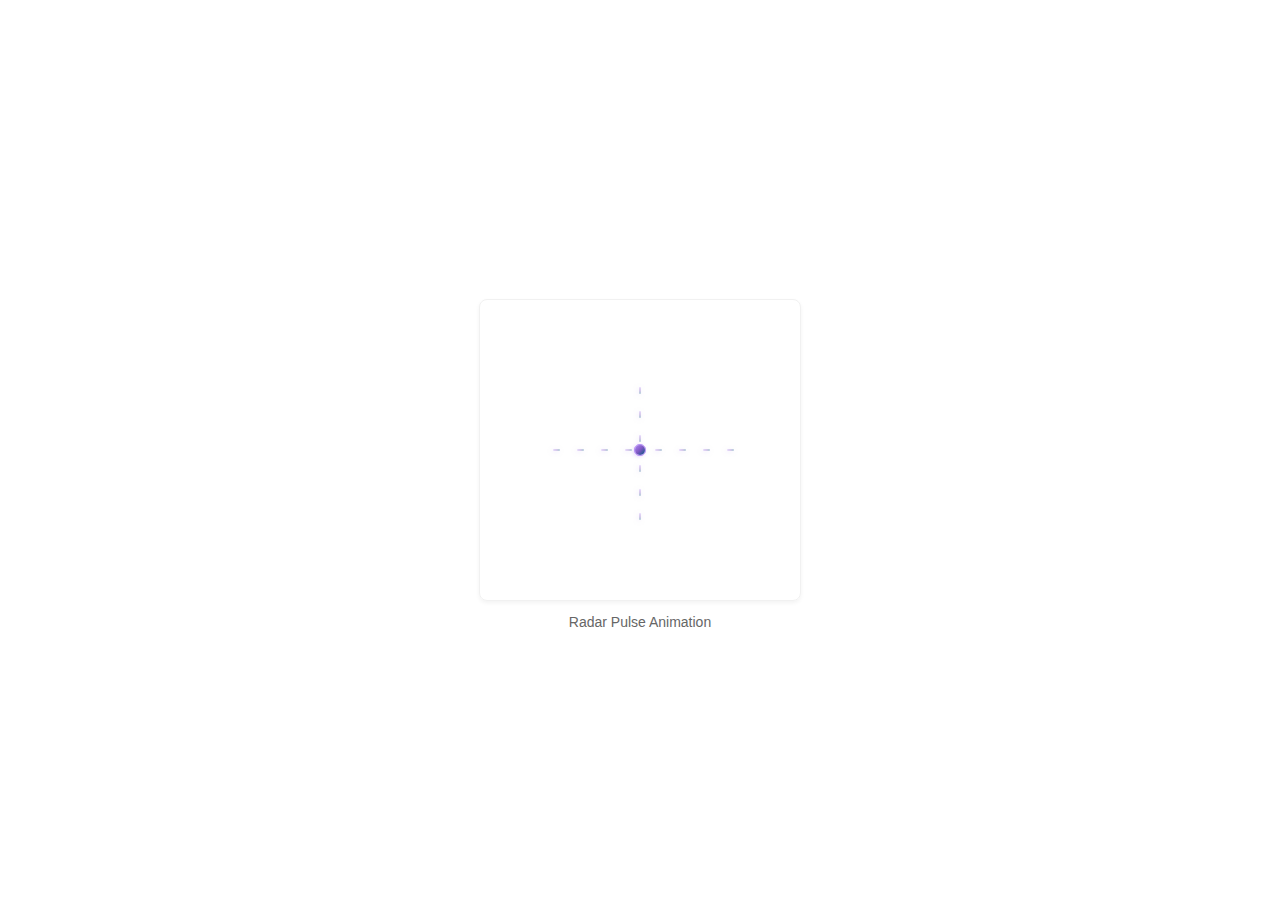
<file: Animated Radial Design-importent/index.html>
<!DOCTYPE html>
<html lang="en">
<head>
  <meta charset="UTF-8">
  <meta name="viewport" content="width=device-width, initial-scale=1.0">
  <title>Animated Radial Design</title>
  <link rel="stylesheet" href="./main.css">
</head>
<body>
  <div class="container">
    <!-- Ripple effect circles -->
    <div class="ripple"></div>
    <div class="ripple ripple-2"></div>
    <div class="ripple ripple-3"></div>
    
    <!-- Central dot -->
    <div class="center-dot"></div>
    
    <!-- Vertical lines (top) -->
    <div class="line line-vertical line-v-1"></div>
    <div class="line line-vertical line-v-2"></div>
    <div class="line line-vertical line-v-3"></div>
    
    <!-- Vertical lines (bottom) -->
    <div class="line line-vertical line-v-4"></div>
    <div class="line line-vertical line-v-5"></div>
    <div class="line line-vertical line-v-6"></div>
    
    <!-- Horizontal lines (left) -->
    <div class="line line-horizontal line-h-1"></div>
    <div class="line line-horizontal line-h-2"></div>
    <div class="line line-horizontal line-h-3"></div>
    <div class="line line-horizontal line-h-4"></div>
    
    <!-- Horizontal lines (right) -->
    <div class="line line-horizontal line-h-5"></div>
    <div class="line line-horizontal line-h-6"></div>
    <div class="line line-horizontal line-h-7"></div>
    <div class="line line-horizontal line-h-8"></div>
    
    <div class="title">Radar Pulse Animation</div>
  </div>
</body>
</html>
</file>
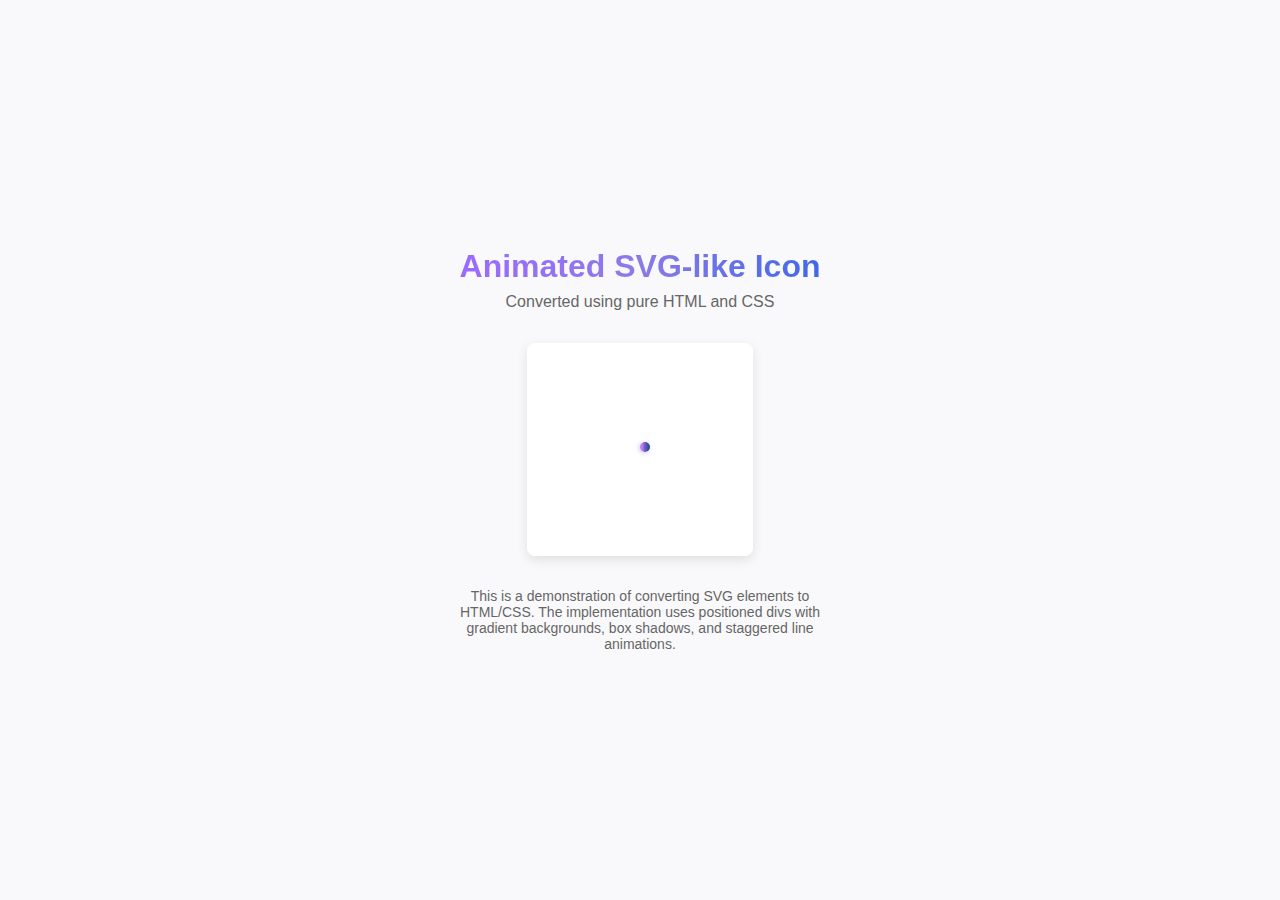
<file: Animated SVG-like Icon-importent/index.html>
<!DOCTYPE html>
<html lang="en">
    <head>
        <meta charset="UTF-8">
        <meta name="viewport" content="width=device-width, initial-scale=1.0">
        <title>Animated Icon</title>
        <link rel="stylesheet" href="./main.css">
    </head>
    <body>
        <div class="container">
            <h1 class="title">Animated SVG-like Icon</h1>
            <p class="subtitle">Converted using pure HTML and CSS</p>

            <div class="icon-wrapper">
                <div class="icon-container">
                    <div class="center-circle"></div>

                    <!-- Vertical lines -->
                    <div class="line line-vertical" style="top: 52px;"></div>
                    <div class="line line-vertical" style="top: 88px;"></div>
                    <div class="line line-vertical" style="top: 112px;"></div>
                    <div class="line line-vertical" style="top: 136px;"></div>
                    <div class="line line-vertical" style="top: 28px;"></div>
                    <div class="line line-vertical" style="top: 4px;"></div>

                    <!-- Horizontal lines -->
                    <div class="line line-horizontal" style="left: 103px;"></div>
                    <div class="line line-horizontal" style="left: 55px;"></div>
                    <div class="line line-horizontal" style="left: 31px;"></div>
                    <div class="line line-horizontal" style="left: 6px;"></div>
                    <div class="line line-horizontal" style="left: 127px;"></div>
                    <div class="line line-horizontal" style="left: 151px;"></div>
                </div>
            </div>

            <div class="description">
                <p>
                    This is a demonstration of converting SVG elements to HTML/CSS. 
                    The implementation uses positioned divs with gradient backgrounds, 
                    box shadows, and staggered line animations.
                </p>
            </div>
        </div>
    </body>
</html>
</file>
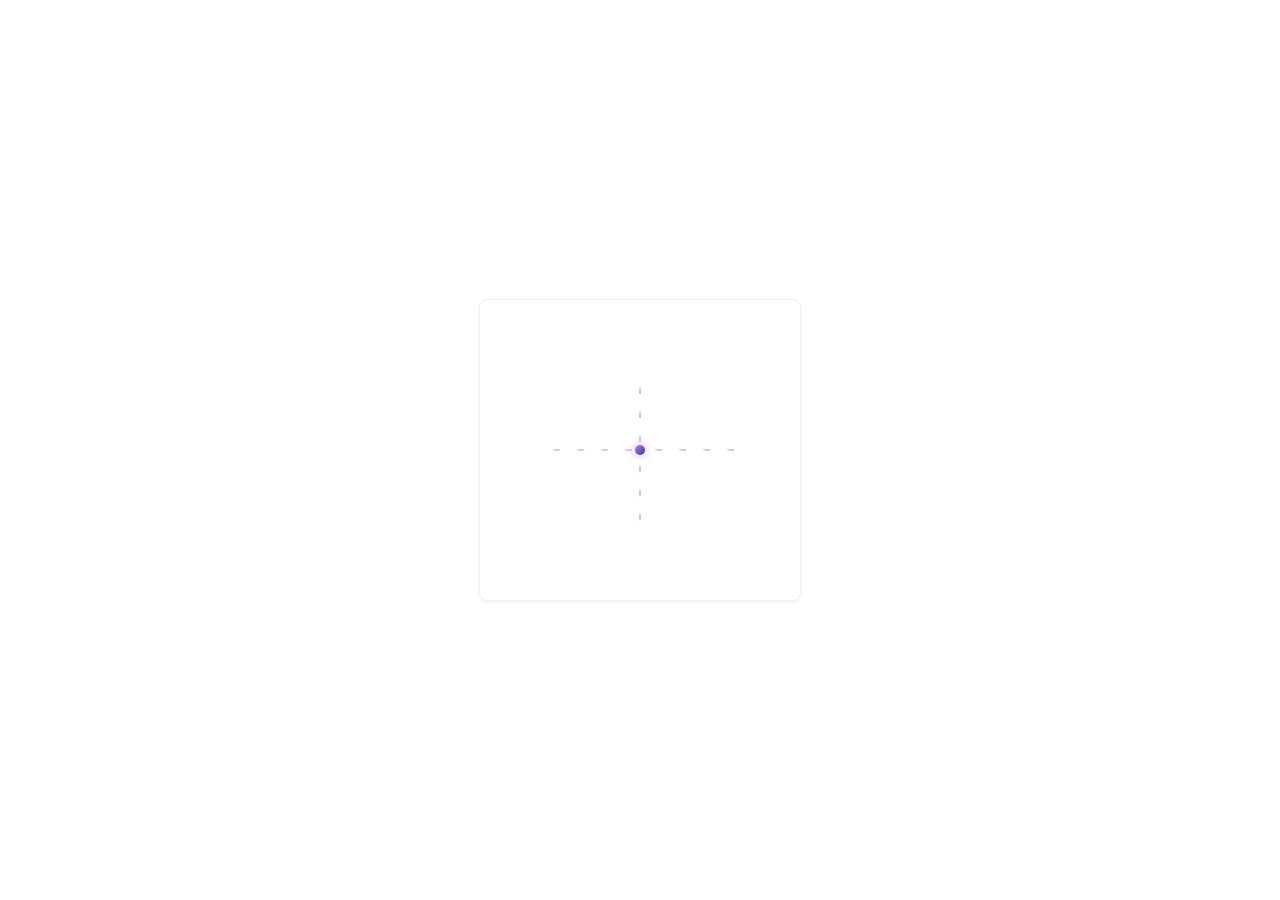
<file: Digital Circuit Animation-importent/index.html>
<!DOCTYPE html>
<html lang="en">
<head>
  <meta charset="UTF-8">
  <meta name="viewport" content="width=device-width, initial-scale=1.0">
  <title>Digital Circuit Animation</title>
  <link rel="stylesheet" href="./main.css">
</head>
<body>
  <div class="container">
    <!-- Digital circuit overload effect -->
    <div class="overload"></div>
    
    <!-- Digital particles -->
    <div class="particle particle-1"></div>
    <div class="particle particle-2"></div>
    <div class="particle particle-3"></div>
    <div class="particle particle-4"></div>
    
    <!-- Central dot -->
    <div class="center-dot"></div>
    
    <!-- Vertical lines (top) -->
    <div class="line line-vertical line-v-1"></div>
    <div class="line line-vertical line-v-2"></div>
    <div class="line line-vertical line-v-3"></div>
    
    <!-- Vertical lines (bottom) -->
    <div class="line line-vertical line-v-4"></div>
    <div class="line line-vertical line-v-5"></div>
    <div class="line line-vertical line-v-6"></div>
    
    <!-- Horizontal lines (left) -->
    <div class="line line-horizontal line-h-1"></div>
    <div class="line line-horizontal line-h-2"></div>
    <div class="line line-horizontal line-h-3"></div>
    <div class="line line-horizontal line-h-4"></div>
    
    <!-- Horizontal lines (right) -->
    <div class="line line-horizontal line-h-5"></div>
    <div class="line line-horizontal line-h-6"></div>
    <div class="line line-horizontal line-h-7"></div>
    <div class="line line-horizontal line-h-8"></div>
    
    <div class="title">Digital Circuit Animation</div>
  </div>
</body>
</html>
</file>
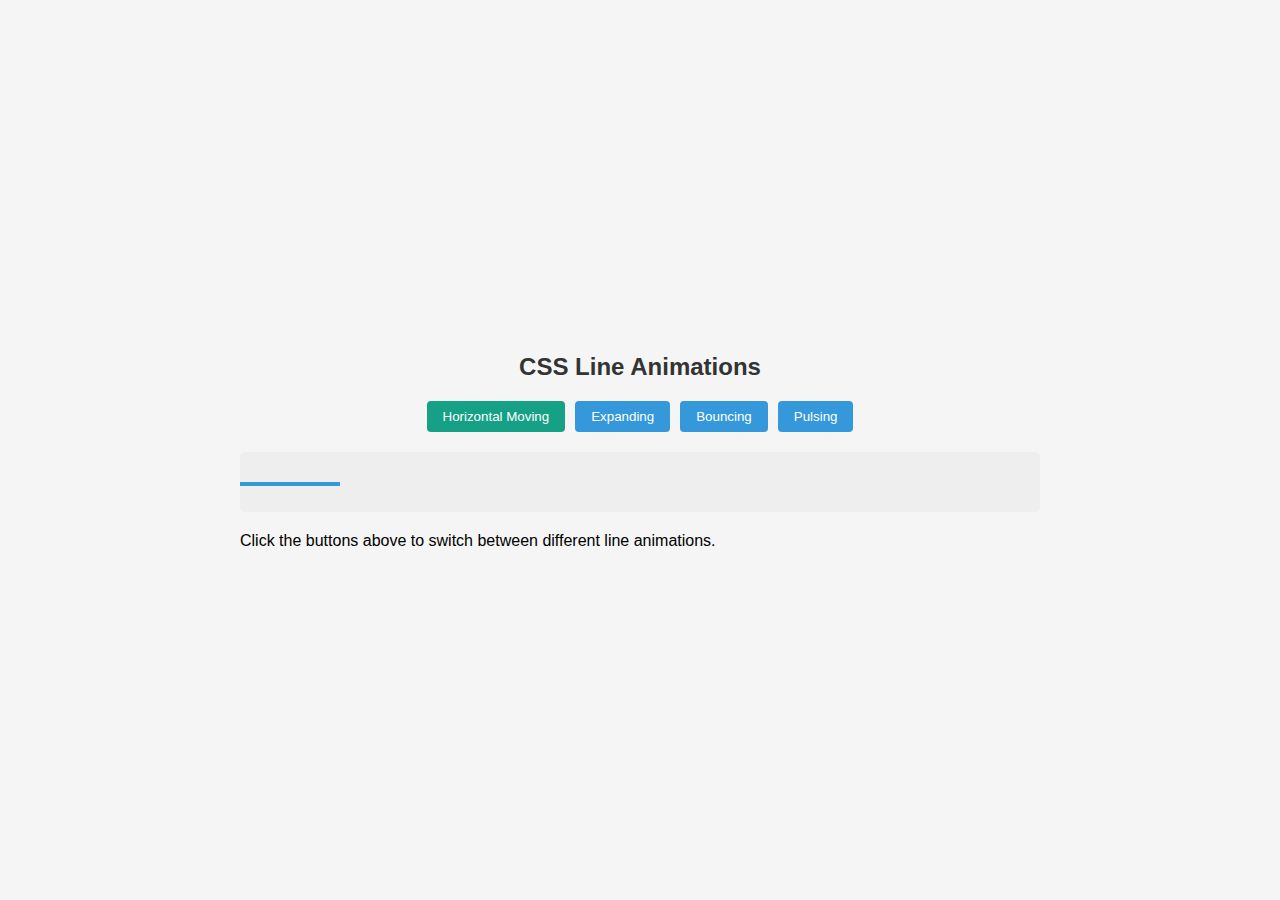
<file: Horizontal-Expanding-Bouncing-Pulsing-moving-line-animation/index.html>
<!DOCTYPE html>
<html lang="en">
<head>
  <meta charset="UTF-8">
  <meta name="viewport" content="width=device-width, initial-scale=1.0">
  <title>Moving Line Animation</title>
  <link rel="stylesheet" href="./main.css">
</head>
<body>
  <div class="container">
    <h2>CSS Line Animations</h2>
    
    <div class="controls">
      <button id="btn-horizontal" class="active">Horizontal Moving</button>
      <button id="btn-expanding">Expanding</button>
      <button id="btn-bouncing">Bouncing</button>
      <button id="btn-pulsing">Pulsing</button>
    </div>

    <div class="animation-wrapper">
      <div id="horizontal" class="animation-container active">
        <div class="line-horizontal"></div>
      </div>
      
      <div id="expanding" class="animation-container">
        <div class="line-expanding"></div>
      </div>
      
      <div id="bouncing" class="animation-container">
        <div class="line-bouncing"></div>
      </div>
      
      <div id="pulsing" class="animation-container">
        <div class="line-pulsing"></div>
      </div>
    </div>
    
    <p>Click the buttons above to switch between different line animations.</p>
  </div>

  <script>
    const buttons = document.querySelectorAll('button');
    const animations = document.querySelectorAll('.animation-container');
    
    buttons.forEach(button => {
      button.addEventListener('click', () => {
        // Remove active class from all buttons and animations
        buttons.forEach(btn => btn.classList.remove('active'));
        animations.forEach(anim => anim.classList.remove('active'));
        
        // Add active class to clicked button
        button.classList.add('active');
        
        // Get the ID from the button ID
        const animationId = button.id.replace('btn-', '');
        
        // Add active class to corresponding animation
        document.getElementById(animationId).classList.add('active');
      });
    });
  </script>
</body>
</html>
</file>
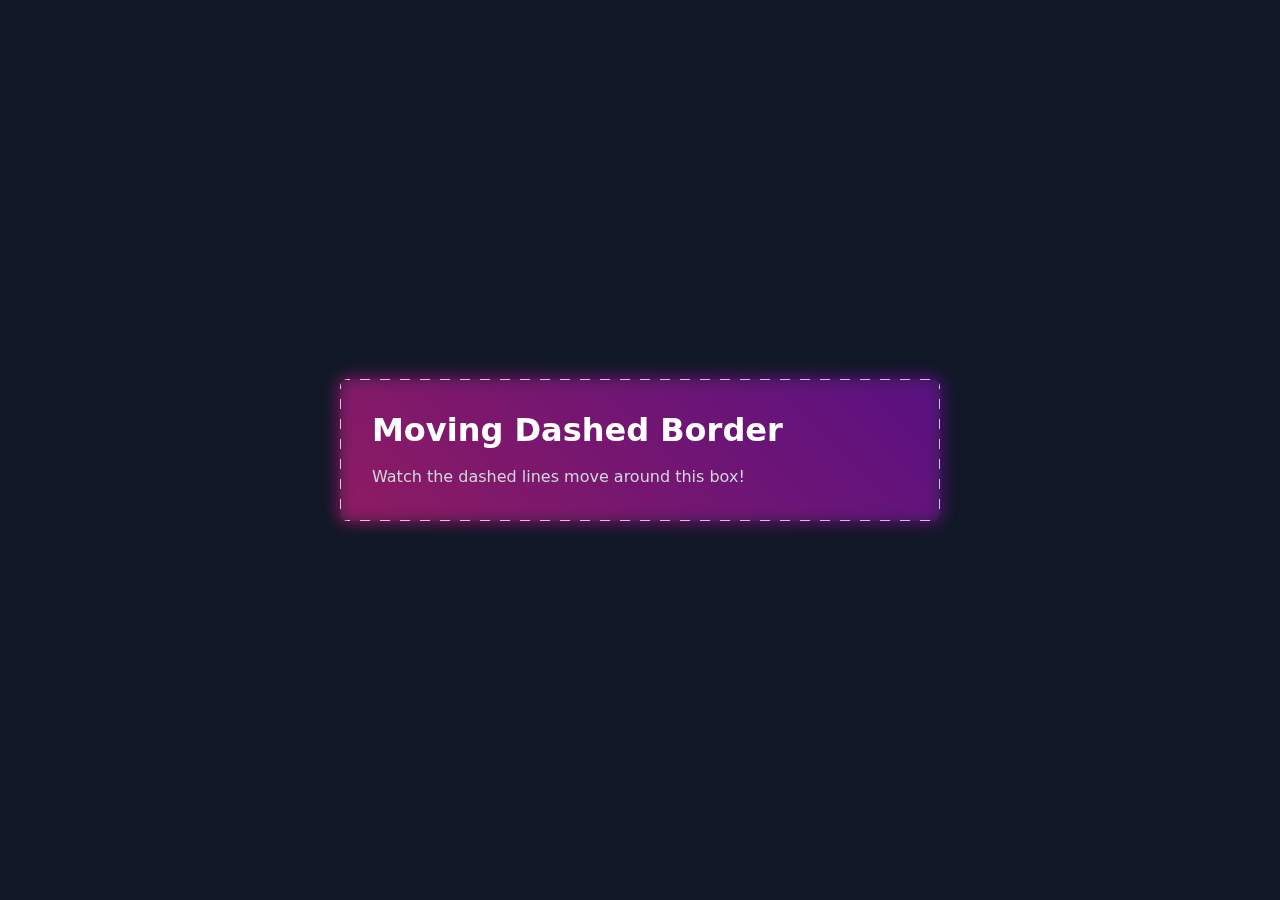
<file: Moving Dashed Border/index.html>
<!DOCTYPE html>
<html lang="en">
<head>
  <meta charset="UTF-8">
  <meta name="viewport" content="width=device-width, initial-scale=1.0">
  <title>Moving Dashed Line Animation</title>
  <link rel="stylesheet" href="./main.css">
</head>
<body>
  <div class="container">
    <h1>Moving Dashed Border</h1>
    <p>Watch the dashed lines move around this box!</p>
  </div>
</body>
</html>
</file>
<file: Animated Radial Design-importent/main.css>
body {
    margin: 0;
    padding: 0;
    display: flex;
    justify-content: center;
    align-items: center;
    min-height: 100vh;
    background-color: white;
    font-family: -apple-system, BlinkMacSystemFont, 'Segoe UI', Roboto, Oxygen, Ubuntu, Cantarell, 'Open Sans', 'Helvetica Neue', sans-serif;
}

.container {
    position: relative;
    width: 320px;
    height: 300px;
    border: 1px solid #f1f1f1;
    border-radius: 8px;
    box-shadow: 0 2px 4px rgba(0, 0, 0, 0.05);
}

/* Central dot */
.center-dot {
    position: absolute;
    left: 50%;
    top: 50%;
    width: 10px;
    height: 10px;
    margin-left: -5px;
    margin-top: -5px;
    border-radius: 50%;
    background: linear-gradient(to bottom right, #B085F5, #7E57C2, #00557F);
    box-shadow: -1px 1px 4px rgba(176, 133, 245, 0.5);
    z-index: 10;
    animation: pulse 2s infinite;
}

@keyframes pulse {
    0% {
        box-shadow: 0 0 0 0 rgba(176, 133, 245, 0.7);
    }
    70% {
        box-shadow: 0 0 0 10px rgba(176, 133, 245, 0);
    }
    100% {
        box-shadow: 0 0 0 0 rgba(176, 133, 245, 0);
    }
}

/* Base styles for all lines */
.line {
    position: absolute;
    border-radius: 999px;
    box-shadow: -1px 1px 4px rgba(176, 133, 245, 0.5);
    opacity: 0.3;
    transition: opacity 0.3s ease;
}

/* Vertical lines */
.line-vertical {
    left: 50%;
    margin-left: -1px;
    width: 2px;
    height: 7px;
    background: linear-gradient(to bottom, #B085F5, #7E57C2, #00557F);
}

/* Horizontal lines */
.line-horizontal {
    top: 50%;
    margin-top: -1px;
    height: 2px;
    width: 7px;
    background: linear-gradient(to right, #B085F5, #7E57C2, #00557F);
}

/* Vertical line positions (top) */
.line-v-1 { top: calc(50% - 15px); }
.line-v-2 { top: calc(50% - 39px); }
.line-v-3 { top: calc(50% - 63px); }

/* Vertical line positions (bottom) */
.line-v-4 { top: calc(50% + 15px); }
.line-v-5 { top: calc(50% + 39px); }
.line-v-6 { top: calc(50% + 63px); }

/* Horizontal line positions (left) */
.line-h-1 { left: calc(50% - 15px); }
.line-h-2 { left: calc(50% - 39px); }
.line-h-3 { left: calc(50% - 63px); }
.line-h-4 { left: calc(50% - 87px); }

/* Horizontal line positions (right) */
.line-h-5 { left: calc(50% + 15px); }
.line-h-6 { left: calc(50% + 39px); }
.line-h-7 { left: calc(50% + 63px); }
.line-h-8 { left: calc(50% + 87px); }

/* Radar sweep animation */
@keyframes glow {
    0%, 100% {
        opacity: 0.3;
        filter: brightness(1);
    }
    50% {
        opacity: 1;
        filter: brightness(1.5);
        box-shadow: 0 0 8px rgba(176, 133, 245, 0.8);
    }
}

/* Apply animations with sequential timing to create a radar effect */
.line-v-1, .line-h-1, .line-h-5 { animation: glow 4s infinite 0.0s; }
.line-v-4, .line-h-2, .line-h-6 { animation: glow 4s infinite 0.2s; }
.line-v-2, .line-h-3, .line-h-7 { animation: glow 4s infinite 0.4s; }
.line-v-5, .line-h-4, .line-h-8 { animation: glow 4s infinite 0.6s; }
.line-v-3 { animation: glow 4s infinite 0.8s; }
.line-v-6 { animation: glow 4s infinite 1.0s; }

/* Ripple effect from center */
.ripple {
    position: absolute;
    left: 50%;
    top: 50%;
    transform: translate(-50%, -50%);
    width: 10px;
    height: 10px;
    border-radius: 50%;
    background: transparent;
    border: 1px solid rgba(176, 133, 245, 0.5);
    animation: ripple 4s linear infinite;
}

.ripple-2 {
    animation-delay: 1s;
}

.ripple-3 {
    animation-delay: 2s;
}

@keyframes ripple {
    0% {
        width: 0;
        height: 0;
        opacity: 0.8;
    }
    100% {
        width: 200px;
        height: 200px;
        opacity: 0;
    }
}

.title {
    position: absolute;
    bottom: -30px;
    left: 0;
    right: 0;
    text-align: center;
    font-size: 14px;
    color: #666;
}
</file>
<file: Animated SVG-like Icon-importent/main.css>
* {
    box-sizing: border-box;
    margin: 0;
    padding: 0;
}

body {
    font-family: -apple-system, BlinkMacSystemFont, 'Segoe UI', Roboto, Oxygen, Ubuntu, Cantarell, 'Open Sans', 'Helvetica Neue', sans-serif;
    min-height: 100vh;
    display: flex;
    align-items: center;
    justify-content: center;
    background-color: #f9f9fb;
}

.container {
    display: flex;
    flex-direction: column;
    align-items: center;
    justify-content: center;
    text-align: center;
    max-width: 600px;
    padding: 2rem;
}

.title {
    font-size: 2rem;
    font-weight: bold;
    margin-bottom: 0.5rem;
    background: linear-gradient(to right, #9b6bff, #8c7ae6, #4069e5);
    -webkit-background-clip: text;
    background-clip: text;
    color: transparent;
}

.subtitle {
    color: #666;
    margin-bottom: 2rem;
}

.icon-wrapper {
    background-color: #fff;
    padding: 2rem;
    border-radius: 8px;
    box-shadow: 0 4px 12px rgba(0, 0, 0, 0.1);
    margin-bottom: 2rem;
}

.icon-container {
    position: relative;
    width: 162px;
    height: 149px;
    margin: 0 auto;
}

.center-circle {
    position: absolute;
    width: 10px;
    height: 10px;
    left: 81px;
    top: 67px;
    border-radius: 50%;
    background: linear-gradient(to right, #B085F5 23.11%, #7E57C2 47.95%, #00557F 100%);
    box-shadow: -1px 1px 4px rgba(176, 133, 245, 0.5);
    animation: pulse 2s infinite ease-in-out;
}

@keyframes pulse {
    0% {
        transform: scale(1);
        box-shadow: -1px 1px 4px rgba(176, 133, 245, 0.5);
    }
    50% {
        transform: scale(1.2);
        box-shadow: -1px 1px 6px rgba(176, 133, 245, 0.7);
    }
    100% {
        transform: scale(1);
        box-shadow: -1px 1px 4px rgba(176, 133, 245, 0.5);
    }
}

.line {
    position: absolute;
    background: linear-gradient(to right, #B085F5 23.11%, #7E57C2 47.95%, #00557F 100%);
    box-shadow: -1px 1px 4px rgba(176, 133, 245, 0.5);
    opacity: 0;
    animation: appear 2s infinite;
}

.line-vertical {
    width: 2px;
    height: 0;
    left: 86px;
    border-radius: 1px;
    animation: extend-vertical 2s infinite cubic-bezier(0.4, 0, 0.6, 1);
}

.line-horizontal {
    width: 0;
    height: 2px;
    top: 73px;
    border-radius: 1px;
    animation: extend-horizontal 2s infinite cubic-bezier(0.4, 0, 0.6, 1);
}

/* Staggered animations for different lines */
.line:nth-child(2) { animation-delay: 0.1s; }
.line:nth-child(3) { animation-delay: 0.2s; }
.line:nth-child(4) { animation-delay: 0.3s; }
.line:nth-child(5) { animation-delay: 0.4s; }
.line:nth-child(6) { animation-delay: 0.5s; }
.line:nth-child(7) { animation-delay: 0.6s; }
.line:nth-child(8) { animation-delay: 0.7s; }
.line:nth-child(9) { animation-delay: 0.8s; }
.line:nth-child(10) { animation-delay: 0.9s; }
.line:nth-child(11) { animation-delay: 1.0s; }
.line:nth-child(12) { animation-delay: 1.1s; }
.line:nth-child(13) { animation-delay: 1.2s; }

@keyframes extend-vertical {
    0% {
        height: 0;
        opacity: 0;
    }
    30% {
        height: 7px;
        opacity: 1;
    }
    70% {
        height: 7px;
        opacity: 1;
    }
    100% {
        height: 7px;
        opacity: 0.6;
    }
}

@keyframes extend-horizontal {
    0% {
        width: 0;
        opacity: 0;
    }
    30% {
        width: 7px;
        opacity: 1;
    }
    70% {
        width: 7px;
        opacity: 1;
    }
    100% {
        width: 7px;
        opacity: 0.6;
    }
}

.description {
    font-size: 0.875rem;
    color: #666;
    max-width: 400px;
}
</file>
<file: Digital Circuit Animation-importent/main.css>
body {
    margin: 0;
    padding: 0;
    display: flex;
    justify-content: center;
    align-items: center;
    min-height: 100vh;
    background-color: white;
    font-family: -apple-system, BlinkMacSystemFont, 'Segoe UI', Roboto, Oxygen, Ubuntu, Cantarell, 'Open Sans', 'Helvetica Neue', sans-serif;
}

.container {
    position: relative;
    width: 320px;
    height: 300px;
    border: 1px solid #f1f1f1;
    border-radius: 8px;
    box-shadow: 0 2px 4px rgba(0, 0, 0, 0.05);
    overflow: hidden;
}

/* Central dot */
.center-dot {
    position: absolute;
    left: 50%;
    top: 50%;
    width: 10px;
    height: 10px;
    margin-left: -5px;
    margin-top: -5px;
    border-radius: 50%;
    background: linear-gradient(to bottom right, #B085F5, #7E57C2, #00557F);
    box-shadow: 0 0 10px rgba(176, 133, 245, 0.8);
    z-index: 10;
    animation: glitch 3s infinite;
}

/* Base styles for all lines */
.line {
    position: absolute;
    border-radius: 999px;
    box-shadow: -1px 1px 4px rgba(176, 133, 245, 0.5);
    opacity: 0.3;
}

/* Vertical lines */
.line-vertical {
    left: 50%;
    margin-left: -1px;
    width: 2px;
    height: 7px;
    background: linear-gradient(to bottom, #B085F5, #7E57C2, #00557F);
}

/* Horizontal lines */
.line-horizontal {
    top: 50%;
    margin-top: -1px;
    height: 2px;
    width: 7px;
    background: linear-gradient(to right, #B085F5, #7E57C2, #00557F);
}

/* Vertical line positions (top) */
.line-v-1 { top: calc(50% - 15px); }
.line-v-2 { top: calc(50% - 39px); }
.line-v-3 { top: calc(50% - 63px); }

/* Vertical line positions (bottom) */
.line-v-4 { top: calc(50% + 15px); }
.line-v-5 { top: calc(50% + 39px); }
.line-v-6 { top: calc(50% + 63px); }

/* Horizontal line positions (left) */
.line-h-1 { left: calc(50% - 15px); }
.line-h-2 { left: calc(50% - 39px); }
.line-h-3 { left: calc(50% - 63px); }
.line-h-4 { left: calc(50% - 87px); }

/* Horizontal line positions (right) */
.line-h-5 { left: calc(50% + 15px); }
.line-h-6 { left: calc(50% + 39px); }
.line-h-7 { left: calc(50% + 63px); }
.line-h-8 { left: calc(50% + 87px); }

/* Energy pulse animation */
@keyframes energy-pulse {
    0% {
        opacity: 0.3;
        box-shadow: 0 0 2px rgba(176, 133, 245, 0.3);
    }
    5% {
        opacity: 1;
        box-shadow: 0 0 15px rgba(176, 133, 245, 1);
    }
    15% {
        opacity: 0.3;
        box-shadow: 0 0 2px rgba(176, 133, 245, 0.3);
    }
    100% {
        opacity: 0.3;
        box-shadow: 0 0 2px rgba(176, 133, 245, 0.3);
    }
}

/* Glitch animation for central dot */
@keyframes glitch {
    0%, 100% {
        transform: translate(0, 0) scale(1);
        opacity: 1;
    }
    92% {
        transform: translate(0, 0) scale(1);
        opacity: 1;
    }
    92.5% {
        transform: translate(-3px, 2px) scale(1.1);
        opacity: 0.8;
    }
    93% {
        transform: translate(3px, -2px) scale(0.9);
        opacity: 0.6;
    }
    93.5% {
        transform: translate(-2px, -2px) scale(1.2);
        opacity: 0.9;
    }
    94% {
        transform: translate(0, 0) scale(1);
        opacity: 1;
    }
    97% {
        transform: translate(0, 0) scale(1);
        opacity: 1;
    }
    97.5% {
        transform: translate(2px, 3px) scale(0.9);
        opacity: 0.7;
    }
    98% {
        transform: translate(-2px, -3px) scale(1.1);
        opacity: 0.9;
    }
    98.5% {
        transform: translate(0, 0) scale(1);
        opacity: 1;
    }
}

/* Digital data flow animation - sequential energy pulses */
/* First circuit path */
.line-v-1 { animation: energy-pulse 4s infinite 0.0s; }
.line-h-1 { animation: energy-pulse 4s infinite 0.1s; }
.line-h-5 { animation: energy-pulse 4s infinite 0.2s; }
.line-v-4 { animation: energy-pulse 4s infinite 0.3s; }

/* Second circuit path - delayed start */
.line-v-2 { animation: energy-pulse 4s infinite 1.0s; }
.line-h-2 { animation: energy-pulse 4s infinite 1.1s; }
.line-h-6 { animation: energy-pulse 4s infinite 1.2s; }
.line-v-5 { animation: energy-pulse 4s infinite 1.3s; }

/* Third circuit path - more delayed */
.line-v-3 { animation: energy-pulse 4s infinite 2.0s; }
.line-h-3 { animation: energy-pulse 4s infinite 2.1s; }
.line-h-7 { animation: energy-pulse 4s infinite 2.2s; }
.line-v-6 { animation: energy-pulse 4s infinite 2.3s; }

/* Fourth circuit path - most delayed */
.line-h-4 { animation: energy-pulse 4s infinite 3.0s; }
.line-h-8 { animation: energy-pulse 4s infinite 3.1s; }

/* Digital particles */
.particle {
    position: absolute;
    width: 2px;
    height: 2px;
    background-color: rgba(176, 133, 245, 0.8);
    border-radius: 50%;
    z-index: 5;
    opacity: 0;
}

.particle-1 {
    left: calc(50% + 20px);
    top: calc(50% - 20px);
    animation: particle-move 3s infinite 0.5s;
}

.particle-2 {
    left: calc(50% - 30px);
    top: calc(50% + 15px);
    animation: particle-move 2.5s infinite 1.2s;
}

.particle-3 {
    left: calc(50% + 40px);
    top: calc(50% + 30px);
    animation: particle-move 3.5s infinite 0.8s;
}

.particle-4 {
    left: calc(50% - 50px);
    top: calc(50% - 25px);
    animation: particle-move 4s infinite 2s;
}

@keyframes particle-move {
    0% {
        transform: translate(0, 0);
        opacity: 0;
    }
    10% {
        opacity: 0.8;
    }
    90% {
        opacity: 0.8;
    }
    100% {
        transform: translate(random(-40, 40), random(-40, 40));
        opacity: 0;
    }
}

/* Occasional circuit overload effect */
.overload {
    position: absolute;
    left: 0;
    top: 0;
    width: 100%;
    height: 100%;
    background: radial-gradient(circle at center, transparent 30%, rgba(176, 133, 245, 0.03) 70%);
    opacity: 0;
    pointer-events: none;
    animation: overload 8s infinite;
}

@keyframes overload {
    0%, 95%, 100% {
        opacity: 0;
    }
    97%, 98% {
        opacity: 0.5;
    }
}

.title {
    position: absolute;
    bottom: -30px;
    left: 0;
    right: 0;
    text-align: center;
    font-size: 14px;
    color: #666;
}
</file>
<file: Horizontal-Expanding-Bouncing-Pulsing-moving-line-animation/main.css>
body {
    margin: 0;
    padding: 0;
    display: flex;
    flex-direction: column;
    justify-content: center;
    align-items: center;
    height: 100vh;
    background-color: #f5f5f5;
    font-family: Arial, sans-serif;
}

.container {
    width: 80%;
    max-width: 800px;
}

h2 {
    text-align: center;
    color: #333;
}

.animation-wrapper {
    margin: 20px 0;
    position: relative;
    height: 60px;
    display: flex;
    align-items: center;
    background-color: #eee;
    border-radius: 5px;
    overflow: hidden;
}

/* Horizontal Line */
.line-horizontal {
    position: absolute;
    height: 4px;
    width: 100px;
    background-color: #3498db;
    animation: moveHorizontal 3s infinite ease-in-out;
}

@keyframes moveHorizontal {
    0% {
        left: -100px;
        width: 100px;
    }
    50% {
        width: 150px;
    }
    100% {
        left: 100%;
        width: 100px;
    }
}

/* Expanding Line */
.line-expanding {
    position: absolute;
    height: 4px;
    width: 0;
    left: 0;
    background-color: #e74c3c;
    animation: expandLine 3s infinite ease-in-out;
}

@keyframes expandLine {
    0% {
        width: 0;
    }
    50% {
        width: 100%;
    }
    100% {
        width: 0;
        left: 100%;
    }
}

/* Bouncing Line */
.line-bouncing {
    position: absolute;
    height: 4px;
    width: 100px;
    background-color: #2ecc71;
    animation: bounceLine 4s infinite linear;
}

@keyframes bounceLine {
    0%, 100% {
        left: 0;
    }
    50% {
        left: calc(100% - 100px);
    }
}

/* Pulsing Line */
.line-pulsing {
    position: absolute;
    height: 4px;
    width: 100%;
    background-color: #9b59b6;
    transform-origin: center left;
    animation: pulseLine 2s infinite ease-in-out;
}

@keyframes pulseLine {
    0%, 100% {
        transform: scaleX(0);
    }
    50% {
        transform: scaleX(1);
    }
}

.controls {
    display: flex;
    justify-content: center;
    gap: 10px;
    margin-top: 20px;
}

button {
    padding: 8px 16px;
    background-color: #3498db;
    color: white;
    border: none;
    border-radius: 4px;
    cursor: pointer;
}

button:hover {
    background-color: #2980b9;
}

button.active {
    background-color: #16a085;
}

.animation-container {
    display: none;
}

.animation-container.active {
    display: flex;
}
</file>
<file: Moving Dashed Border/main.css>
* {
    margin: 0;
    padding: 0;
    box-sizing: border-box;
}

body {
    min-height: 100vh;
    display: flex;
    align-items: center;
    justify-content: center;
    background-color: #111827;
    font-family: system-ui, -apple-system, BlinkMacSystemFont, 'Segoe UI', Roboto, Oxygen, Ubuntu, Cantarell, 'Open Sans', 'Helvetica Neue', sans-serif;
}

.container {
    width: 90%;
    max-width: 600px;
    padding: 32px;
    position: relative;
    background: 
        linear-gradient(to right, white 50%, transparent 50%) top left/20px 1px repeat-x,
        linear-gradient(to right, white 50%, transparent 50%) bottom left/20px 1px repeat-x,
        linear-gradient(to bottom, white 50%, transparent 50%) top left/1px 20px repeat-y,
        linear-gradient(to bottom, white 50%, transparent 50%) top right/1px 20px repeat-y;
    animation: dash 15s linear infinite;
    border-radius: 8px;
    background-color: rgba(255, 255, 255, 0.05);
    backdrop-filter: blur(8px);
}

.container::before {
    content: '';
    position: absolute;
    inset: -2px;
    background: linear-gradient(45deg, #ff1493, #9400d3);
    border-radius: 10px;
    z-index: -1;
    filter: blur(8px);
    opacity: 0.5;
}

@keyframes dash {
    to {
        background-position: 100% 0, 0 100%, 0 0;
    }
}

h1 {
    color: white;
    font-size: 2rem;
    margin-bottom: 1rem;
    font-weight: bold;
}

p {
    color: #d1d5db;
    line-height: 1.5;
}
</file>
